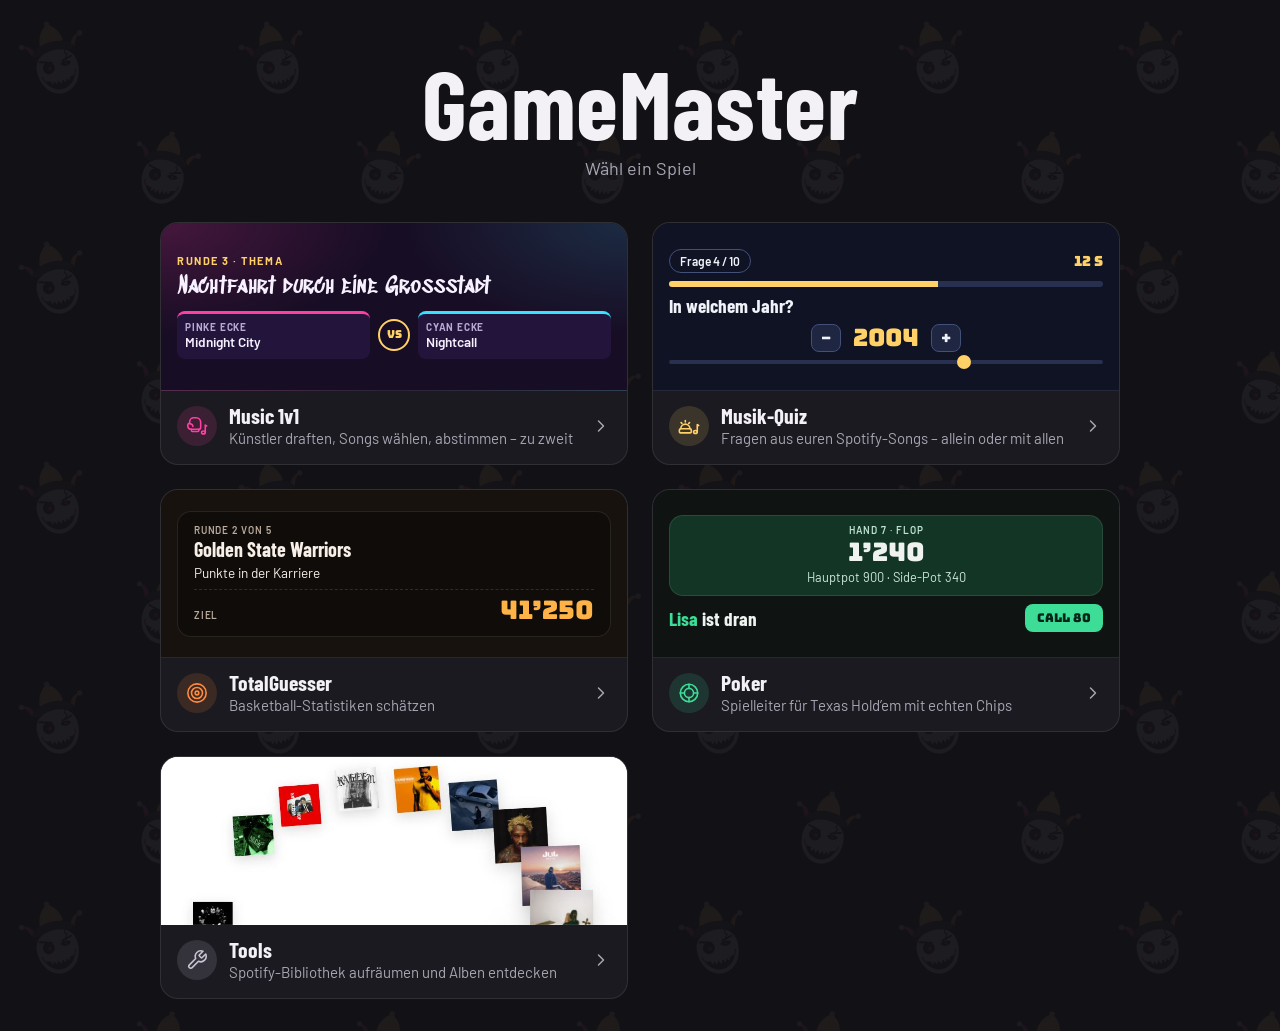
<file: index.html>
<!doctype html>
<html lang="de-CH">
<head>
  <meta charset="utf-8">
  <meta name="viewport" content="width=device-width, initial-scale=1, viewport-fit=cover">
  <title>GameMaster</title>
  <meta name="description" content="Alle Spiele in einer App: Music 1v1, Musik-Quiz, TotalGuesser, Poker und Tools.">
  <meta name="theme-color" content="#121115">
  <meta name="apple-mobile-web-app-capable" content="yes">
  <meta name="mobile-web-app-capable" content="yes">
  <meta name="apple-mobile-web-app-status-bar-style" content="black-translucent">
  <meta name="apple-mobile-web-app-title" content="GameMaster">
  <link rel="manifest" href="/manifest.webmanifest">
  <link rel="icon" href="/icon.svg" type="image/svg+xml">
  <link rel="apple-touch-icon" href="/icon-180.png">
  <link rel="preconnect" href="https://fonts.googleapis.com">
  <link rel="preconnect" href="https://fonts.gstatic.com" crossorigin>
  <link rel="stylesheet" href="https://fonts.googleapis.com/css2?family=Barlow:wght@400;600&family=Barlow+Condensed:wght@700&family=Bungee&family=Sedgwick+Ave+Display&display=swap">
  <link rel="stylesheet" href="/styles.css?v=7">
</head>
<body>
<svg width="0" height="0" style="position:absolute" aria-hidden="true">
  <symbol id="i-glovenote" viewBox="0 0 24 24"><path d="M6 15.5V17a1 1 0 0 0 1 1h6a1 1 0 0 0 1-1v-1.5"/><path d="M5.5 15.5H14a2 2 0 0 0 2-2V8A5 5 0 0 0 11 3H8.5A4.5 4.5 0 0 0 4 7.5V9"/><path d="M4 9a2 2 0 0 0-2 2v1a3.5 3.5 0 0 0 3.5 3.5"/><path d="M4 9.5c2 0 3.5 1 3.5 3"/><ellipse cx="19" cy="19" rx="2" ry="1.6"/><path d="M21 19v-8l1.5 1"/></symbol>
  <symbol id="i-buzzernote" viewBox="0 0 24 24"><path d="M3 15a5 5 0 0 1 10 0"/><rect x="1.5" y="15" width="13" height="4.5" rx="1.3"/><path d="M8 7.5V6M4.3 9.2l-.9-.9M11.7 9.2l.9-.9"/><ellipse cx="19" cy="18.5" rx="2" ry="1.6"/><path d="M21 18.5v-8l1.5 1"/></symbol>
  <symbol id="i-target" viewBox="0 0 24 24"><circle cx="12" cy="12" r="10"/><circle cx="12" cy="12" r="6"/><circle cx="12" cy="12" r="2"/></symbol>
  <symbol id="i-poker" viewBox="0 0 24 24"><circle cx="12" cy="12" r="9.5"/><circle cx="12" cy="12" r="5"/><path d="M12 2.5v4M12 17.5v4M2.5 12h4M17.5 12h4"/></symbol>
  <symbol id="i-tools" viewBox="0 0 24 24"><path d="M14.7 6.3a1 1 0 0 0 0 1.4l1.6 1.6a1 1 0 0 0 1.4 0l3.8-3.8a6 6 0 0 1-7.9 7.9l-6.9 6.9a2.1 2.1 0 0 1-3-3l6.9-6.9a6 6 0 0 1 7.9-7.9z"/></symbol>
  <symbol id="i-chev" viewBox="0 0 24 24"><path d="m9 6 6 6-6 6"/></symbol>
</svg>
<main>
  <header class="hero">
    <h1>GameMaster</h1>
    <p>Wähl ein Spiel</p>
  </header>
  <!-- Weiterspielen (U.4/U.5): TotalGuesser und Poker aus dem Speicher dieses Geräts, Music Battle zusätzlich mit dem
       Raumstatus aus der Datenbank (/mb-resume.js, nur wenn auf dem Gerät ein Raum und eine Anmeldung liegen). -->
  <section class="resume" id="resume" hidden aria-labelledby="resumeTitle">
    <h2 id="resumeTitle">Weiterspielen</h2>
    <ul id="resumeList"></ul>
  </section>
  <!-- Abend-Rangliste (MusicBattle-Roadmap «Gemeinsamer Raum»): Punkte nach Platz aus /abend.js, nur auf diesem Gerät -->
  <section class="abend" id="abend" hidden aria-labelledby="abendTitle">
    <div class="abend-head"><h2 id="abendTitle">Heute Abend</h2><span id="abendMeta"></span></div>
    <ol id="abendList"></ol>
    <div class="abend-foot"><span>1. Platz 3 Punkte, 2. Platz 2, 3. Platz 1 · nur auf diesem Gerät</span><button type="button" id="abendReset">Neuer Abend</button></div>
  </section>
  <nav aria-label="Spiele">
    <ul class="tiles">
      <li><a class="tile mb" href="/MusicBattle/?mode=1v1">
        <span class="preview" aria-hidden="true">
          <span class="mb-kick">Runde 3 · Thema</span>
          <span class="mb-theme">Nachtfahrt durch eine Grossstadt</span>
          <span class="mb-match">
            <span class="mb-corner a"><small>Pinke Ecke</small>Midnight City</span>
            <span class="mb-vs">VS</span>
            <span class="mb-corner b"><small>Cyan Ecke</small>Nightcall</span>
          </span>
        </span>
        <span class="meta">
          <span class="ico"><svg aria-hidden="true"><use href="#i-glovenote"/></svg></span>
          <span><span class="name">Music 1v1</span><span class="desc">Künstler draften, Songs wählen, abstimmen – zu zweit</span></span>
          <svg class="chev" aria-hidden="true"><use href="#i-chev"/></svg>
        </span></a></li>
      <li><a class="tile quiz" href="/MusicBattle/?mode=quiz">
        <span class="preview" aria-hidden="true">
          <span class="qz-head"><span class="qz-chip">Frage 4 / 10</span><span class="qz-time">12 s</span></span>
          <span class="qz-bar"><i></i></span>
          <span class="qz-ask">In welchem Jahr?</span>
          <span class="qz-year"><span class="qz-step">−</span><b>2004</b><span class="qz-step">+</span></span>
          <span class="qz-range"><i></i></span>
        </span>
        <span class="meta">
          <span class="ico"><svg aria-hidden="true"><use href="#i-buzzernote"/></svg></span>
          <span><span class="name">Musik-Quiz</span><span class="desc">Fragen aus euren Spotify-Songs – allein oder mit allen</span></span>
          <svg class="chev" aria-hidden="true"><use href="#i-chev"/></svg>
        </span></a></li>
      <li><a class="tile tg" href="/TotalGuesser/">
        <span class="preview" aria-hidden="true">
          <span class="tg-board">
            <span class="tg-lbl">Runde 2 von 5</span>
            <span class="tg-team">Golden State Warriors</span>
            <span class="tg-cat">Punkte in der Karriere</span>
            <span class="tg-target"><small>Ziel</small><b>41’250</b></span>
          </span>
        </span>
        <span class="meta">
          <span class="ico"><svg aria-hidden="true"><use href="#i-target"/></svg></span>
          <span><span class="name">TotalGuesser</span><span class="desc">Basketball-Statistiken schätzen</span></span>
          <svg class="chev" aria-hidden="true"><use href="#i-chev"/></svg>
        </span></a></li>
      <li><a class="tile pk" href="/PokerFriends/">
        <span class="preview" aria-hidden="true">
          <span class="pk-felt"><span class="pk-lbl">Hand 7 · Flop</span><b>1’240</b><span class="pk-side">Hauptpot 900 · Side-Pot 340</span></span>
          <span class="pk-turn"><span><em>Lisa</em> ist dran</span><span class="pk-btn">Call 80</span></span>
        </span>
        <span class="meta">
          <span class="ico"><svg aria-hidden="true"><use href="#i-poker"/></svg></span>
          <span><span class="name">Poker</span><span class="desc">Spielleiter für Texas Hold’em mit echten Chips</span></span>
          <svg class="chev" aria-hidden="true"><use href="#i-chev"/></svg>
        </span></a></li>
      <li><details class="tile tools" id="tools">
        <summary>
          <span class="preview" aria-hidden="true">
          </span>
          <span class="meta">
            <span class="ico"><svg aria-hidden="true"><use href="#i-tools"/></svg></span>
            <span><span class="name">Tools</span><span class="desc">Spotify-Bibliothek aufräumen und Alben entdecken</span></span>
            <svg class="chev" aria-hidden="true"><use href="#i-chev"/></svg>
          </span>
        </summary>
        <ul class="sub">
          <li><a href="/MusicBattle/?tool=alben"><b>Alben-Fix</b><span>Singles durch die Album-Version ersetzen, Doppelte entfernen</span></a></li>
          <li><a href="/MusicBattle/?tool=rad"><b>Albumrad</b><span>Gespeicherte Alben als Rad, mit Zufallsvorschlag</span></a></li>
        </ul>
      </details></li>
    </ul>
  </nav>
</main>
<script src="/abend.js?v=1"></script>
<script src="/mb-resume.js?v=1"></script>
<script>
// /#tools (Leiste in den Apps, Roadmap 8.3) öffnet die Tools direkt
const openTools=()=>{if(location.hash==="#tools")document.getElementById("tools").open=true};
openTools();addEventListener("hashchange",openTools);

// Weiterspielen (U.4): laufende Spiele aus dem Speicher dieses Geräts (gleiche Domain). Nur lesen, nie ändern.
function readJson(key){try{return JSON.parse(localStorage.getItem(key)||"null")}catch{return null}}
function runningGames(){
  const out=[];
  const tg=readJson("totalguesser.game");
  if(tg&&Array.isArray(tg.rounds)&&Array.isArray(tg.picks)&&tg.settings&&Array.isArray(tg.settings.players)){
    const n=tg.settings.players.length,total=tg.picks.flat().length;
    const finished=tg.phase==="reveal"&&tg.revealed>=total;
    if(!finished){
      const r=tg.picks.findIndex(p=>p.length<n);
      const detail=tg.phase==="target"?"Zielzahl festlegen":tg.phase==="reveal"?"Auflösung läuft":`Runde ${r<0?tg.rounds.length:r+1} von ${tg.rounds.length}`;
      out.push({k:"tg",href:"/TotalGuesser/",icon:"#i-target",name:"TotalGuesser",detail:`${detail} · ${n} Spieler`});
    }
  }
  const pk=readJson("poker-spielleiter-v1");
  const g=pk&&pk.game;
  if(g&&g.v===1&&!g.ended&&Array.isArray(g.players)){
    const inGame=g.players.filter(p=>p.status!=="out"&&p.status!=="left").length;
    const hand=g.handNo?` · Hand ${g.handNo}`:"";
    out.push({k:"pk",href:"/PokerFriends/",icon:"#i-poker",name:"Poker",detail:`${g.mode==="cash"?"Cash Game":"Turnier"} · ${inGame} am Tisch${hand}`});
  }
  return out;
}
function showResume(games){
  if(!games.length)return;
  const list=document.getElementById("resumeList");list.replaceChildren();
  for(const it of games){
    const li=document.createElement("li"),a=document.createElement("a");
    a.className="resume-item "+it.k;a.href=it.href;
    a.innerHTML=`<span class="ico"><svg aria-hidden="true"><use href="${it.icon}"/></svg></span><span><span class="name"></span><span class="desc"></span></span><svg class="chev" aria-hidden="true"><use href="#i-chev"/></svg>`;
    a.querySelector(".name").textContent=it.name;a.querySelector(".desc").textContent=it.detail;
    li.append(a);list.append(li);
  }
  document.getElementById("resume").hidden=false;
}
const localGames=runningGames();
showResume(localGames);
// Music Battle (U.5): Raumstatus aus der Datenbank, kommt etwas später dazu und steht dann zuoberst
window.MBResume?.load().then((it)=>{if(it)showResume([it,...localGames])});

// Abend-Rangliste: erscheint, sobald heute Abend ein Spiel mit 2+ Personen beendet wurde (Abend endet nach 6 h Pause)
function showAbend(){
  const box=document.getElementById("abend"),A=window.GMAbend;if(!A)return;
  const s=A.load(),rows=A.standings(s);box.hidden=!rows.length;if(!rows.length)return;
  const time=new Date(s.started).toLocaleTimeString("de-CH",{hour:"2-digit",minute:"2-digit"});
  document.getElementById("abendMeta").textContent=`${s.games.length} ${s.games.length===1?"Spiel":"Spiele"} · seit ${time}`;
  const list=document.getElementById("abendList");list.replaceChildren();
  for(const r of rows){
    const li=document.createElement("li");if(r.place===1)li.className="lead";
    li.innerHTML=`<b class="pl"></b><span><span class="name"></span><small></small></span><b class="pts"></b>`;
    li.querySelector(".pl").textContent=r.place+".";li.querySelector(".name").textContent=r.name;
    li.querySelector("small").textContent=`${r.wins} ${r.wins===1?"Sieg":"Siege"} · ${r.games} ${r.games===1?"Spiel":"Spiele"}`;
    li.querySelector(".pts").textContent=r.points;list.append(li);
  }
}
showAbend();
document.getElementById("abendReset").onclick=()=>{if(confirm("Neuer Abend? Die Rangliste beginnt wieder bei null, die Namen bleiben."))
  {window.GMAbend.reset();showAbend()}};
// Zurück aus einem Spiel (Seite aus dem Zwischenspeicher): Rangliste neu lesen
addEventListener("pageshow",e=>{if(e.persisted)showAbend()});
</script>
</body>
</html>
</file>
<file: styles.css>
/* GameMaster – Startseite. Nur dunkel. Farben/Schriften aus design/gamemaster-muster.html (Repo MusicBattle, Entscheidung M). */
:root{
  color-scheme:dark;
  --bg:#121115; --surface:#1b1a20; --line:rgb(255 255 255 / .09);
  --fg:#f3f1f6; --muted:#a9a5b3;
  /* Spiel-Farben: Icon des Eintrags und Fokus; die Vorschauen nutzen die Farben der Spiele selbst */
  --mb:#ff3fa4; --quiz:#ffd166; --tg:#ff8a3d; --pk:#3ddc97; --tools:#c9c4d3;
  --f-text:"Barlow",system-ui,-apple-system,"Segoe UI",sans-serif;
  --f-title:"Barlow Condensed","Barlow",system-ui,sans-serif;
  --f-num:"Bungee","Arial Black",Impact,sans-serif;  /* nur in den Vorschauen der Spiele */
  --f-mb:"Sedgwick Ave Display","Permanent Marker",cursive;
  --s1:4px;--s2:8px;--s3:12px;--s4:16px;--s5:24px;--s6:32px;--s7:48px;
  --r-s:8px;--r-m:14px;--r-l:18px;
}
*{box-sizing:border-box}
html{background:var(--bg)}
body{margin:0;min-height:100dvh;background:var(--bg) url(/muster.svg) 0 0/220px 220px repeat;color:var(--fg);font:400 16px/1.5 var(--f-text);
  padding:max(var(--s6),env(safe-area-inset-top)) max(var(--s4),env(safe-area-inset-right)) max(var(--s6),env(safe-area-inset-bottom)) max(var(--s4),env(safe-area-inset-left))}
main{max-width:560px;margin:0 auto;display:grid;gap:var(--s6)}
h1{margin:0;font:700 2.25rem/1.05 var(--f-title);letter-spacing:.01em}
header p{margin:var(--s2) 0 0;color:var(--muted)}
ul{list-style:none;margin:0;padding:0}

/* Kopf: grosser Schriftzug auf dem Masken-Muster des Hintergrunds */
.hero{display:grid;justify-items:center;text-align:center;gap:var(--s2);padding:var(--s5) 0 var(--s2)}
.hero h1{font:700 clamp(3.25rem,15vw,6rem)/.95 var(--f-title);letter-spacing:.005em}
.hero p{margin:0;color:var(--muted);font-size:1.125rem}

/* Kacheln: oben ein Ausschnitt aus dem Spiel (in dessen Farben und Schriften), unten Name + Satz */
.tiles{display:grid;gap:var(--s5)}
.tile{display:grid;border:1px solid var(--line);border-radius:var(--r-l);background:var(--surface);color:inherit;text-decoration:none;overflow:hidden}
.tile:hover{border-color:rgb(255 255 255 / .2)}
.tile:focus-visible,.tile>summary:focus-visible,.sub a:focus-visible{outline:2px solid var(--act);outline-offset:2px}
.tile>summary{display:grid;cursor:pointer;list-style:none;border-radius:var(--r-l)}
.tile>summary::-webkit-details-marker{display:none}
.preview{display:flex;flex-direction:column;justify-content:center;gap:var(--s2);height:168px;padding:var(--s4);overflow:hidden;
  border-bottom:1px solid var(--line)}
.meta{display:grid;grid-template-columns:40px 1fr 20px;gap:var(--s3);align-items:center;padding:var(--s3) var(--s4) var(--s4)}
.ico{width:40px;height:40px;border-radius:50%;display:grid;place-items:center;color:var(--act);background:color-mix(in srgb,var(--act) 14%,transparent)}
.ico svg{width:22px;height:22px}
svg{fill:none;stroke:currentColor;stroke-width:1.75;stroke-linecap:round;stroke-linejoin:round}
.name{display:block;font:700 1.35rem/1.15 var(--f-title)}
.desc{display:block;color:var(--muted);font-size:.9375rem;line-height:1.35}
.chev{width:20px;height:20px;color:var(--muted)}
.mb{--act:var(--mb)} .quiz{--act:var(--quiz)} .tg{--act:var(--tg)} .pk{--act:var(--pk)} .tools{--act:var(--tools)}

/* Music 1v1 – «Titelkampf bei Nacht»: Violett, Pink/Cyan-Ecken, Gold für Thema, Sedgwick für das Thema */
.mb .preview{background:#170d24;background-image:radial-gradient(70% 10rem at 0% 0%,rgb(255 63 164 / .2),transparent 70%),radial-gradient(70% 10rem at 100% 0%,rgb(56 225 255 / .14),transparent 70%)}
.mb-kick{font:700 11px/1 var(--f-text);letter-spacing:.14em;text-transform:uppercase;color:#ffd166}
.mb-theme{font:400 1.45rem/1.1 var(--f-mb);color:#f6f0ff}
.mb-match{display:grid;grid-template-columns:1fr auto 1fr;gap:var(--s2);align-items:center;margin-top:var(--s1)}
.mb-corner{display:grid;gap:2px;padding:var(--s2);border-radius:var(--r-s);background:#22143a;font:600 .85rem/1.2 var(--f-text);color:#f6f0ff;min-width:0;white-space:nowrap;overflow:hidden;text-overflow:ellipsis}
.mb-corner small{font:700 10px/1 var(--f-text);letter-spacing:.08em;text-transform:uppercase;color:#b8a8d4}
.mb-corner.a{border-top:3px solid #ff3fa4}.mb-corner.b{border-top:3px solid #38e1ff}
.mb-vs{width:32px;height:32px;border-radius:50%;display:grid;place-items:center;border:2px solid #ffd166;font:400 11px/1 var(--f-num);color:#ffd166}

/* Musik-Quiz – «Quizshow-Studio»: Tintenblau, Gold, Barlow Condensed */
.quiz .preview{background:#0f1324}
.qz-head{display:flex;justify-content:space-between;align-items:center}
.qz-chip{font:600 12px/1 var(--f-text);color:#f1f3fa;border:1px solid #43507a;border-radius:999px;padding:5px 10px}
.qz-time{font:400 14px/1 var(--f-num);color:#ffd166}
.qz-bar{height:6px;border-radius:3px;background:#28304f;overflow:hidden}.qz-bar i{display:block;width:62%;height:100%;background:#ffd166}
.qz-ask{font:700 1.2rem/1.1 var(--f-title);color:#f1f3fa}
/* Jahr wie im echten Quiz: − Jahr + und Schieberegler (nicht vier Knöpfe) */
.qz-year{display:flex;align-items:center;justify-content:center;gap:12px}
.qz-year b{font:400 1.5rem/1 var(--f-num);color:#ffd166}
.qz-step{display:grid;place-items:center;width:30px;height:28px;border-radius:var(--r-s);background:#1f2642;border:1px solid #43507a;font:400 14px/1 var(--f-num);color:#f1f3fa}
.qz-range{position:relative;height:4px;border-radius:2px;background:#28304f}.qz-range i{position:absolute;left:68%;top:50%;width:14px;height:14px;margin:-7px 0 0 -7px;border-radius:50%;background:#ffd166}

/* TotalGuesser – «Hallenparkett»: warmes Dunkel, Tafel mit Bernstein-Ziffern */
.tg .preview{background:#17120e}
.tg-board{display:grid;gap:2px;padding:var(--s3) var(--s4);border:1px solid rgb(255 236 220 / .1);border-radius:var(--r-m);background:#0f0c09}
.tg-lbl{font:600 10px/1.2 var(--f-text);letter-spacing:.08em;text-transform:uppercase;color:#b9aa9c}
.tg-team{font:700 1.25rem/1.15 var(--f-title);color:#f7efe8}
.tg-cat{font-size:.85rem;color:#f7efe8}
.tg-target{display:flex;justify-content:space-between;align-items:baseline;margin-top:var(--s1);padding-top:var(--s2);border-top:1px dashed rgb(255 236 220 / .14)}
.tg-target small{font:600 10px/1 var(--f-text);letter-spacing:.08em;text-transform:uppercase;color:#b9aa9c}
.tg-target b{font:400 1.6rem/1 var(--f-num);color:#ffb347;font-variant-numeric:tabular-nums}

/* Poker – «Kartentisch bei Nacht»: dunkles Grün, Pot auf Filz, Mint für «ist dran» */
.pk .preview{background:#0f1412}
.pk-felt{display:grid;justify-items:center;gap:2px;padding:var(--s2) var(--s3);border-radius:var(--r-m);background:#123526;border:1px solid rgb(255 255 255 / .1)}
.pk-lbl{font:600 10px/1.2 var(--f-text);letter-spacing:.1em;text-transform:uppercase;color:#bfe3d2}
.pk-felt b{font:400 1.6rem/1.1 var(--f-num);color:#eef3f0;font-variant-numeric:tabular-nums}
.pk-side{font-size:.8rem;color:#cfe8dc}
.pk-turn{display:flex;justify-content:space-between;align-items:center;gap:var(--s2);font:700 1.2rem/1 var(--f-title);color:#eef3f0}
.pk-turn em{font-style:normal;color:#3ddc97}
.pk-btn{padding:8px 12px;border-radius:var(--r-s);background:#3ddc97;color:#062417;font:400 12px/1 var(--f-num)}

/* Tools – Ausschnitt aus dem Albumrad (Screenshot, helle Optik wie das Werkzeug) */
.tools .preview{background:#fff url(/tools-vorschau.jpg) center top/cover no-repeat}
details[open] .chev{transform:rotate(90deg)}
.sub{display:grid;gap:var(--s1);padding:0 var(--s3) var(--s3)}
.sub a{display:grid;gap:2px;min-height:56px;padding:var(--s2) var(--s3);border-radius:var(--r-s);color:inherit;text-decoration:none;background:var(--bg)}
.sub a:hover{background:#25242b}
.sub b{font-weight:600}
.sub span{color:var(--muted);font-size:.875rem;line-height:1.35}

/* Weiterspielen (U.4): kurze Liste über den Kacheln, nur wenn auf diesem Gerät ein Spiel offen ist */
.resume{display:grid;gap:var(--s3)}
.resume[hidden]{display:none}
.resume h2{margin:0;font:700 1.35rem/1.15 var(--f-title)}
.resume ul{display:grid;gap:var(--s2)}
.resume-item{display:grid;grid-template-columns:40px 1fr 20px;gap:var(--s3);align-items:center;min-height:64px;padding:var(--s3) var(--s4);
  border:1px solid color-mix(in srgb,var(--act) 45%,transparent);border-radius:var(--r-m);background:var(--surface);color:inherit;text-decoration:none}
.resume-item:hover{border-color:var(--act)}
.resume-item:focus-visible{outline:2px solid var(--act);outline-offset:2px}
.resume-item .name{font-size:1.2rem}

/* Abend-Rangliste: Punkte nach Platz über alle Spiele des Abends (nur auf diesem Gerät) */
.abend{display:grid;gap:var(--s3);padding:var(--s4);border:1px solid var(--line);border-radius:var(--r-m);background:var(--surface)}
.abend[hidden]{display:none}
.abend-head{display:flex;flex-wrap:wrap;align-items:baseline;justify-content:space-between;gap:var(--s1) var(--s3)}
.abend-head h2{margin:0;font:700 1.35rem/1.15 var(--f-title)}
.abend-head span,.abend-foot span{color:var(--muted);font-size:.875rem}
.abend ol{display:grid;gap:var(--s1);list-style:none;margin:0;padding:0}
.abend li{display:grid;grid-template-columns:32px 1fr auto;gap:var(--s3);align-items:center;min-height:48px;padding:var(--s1) 0;border-top:1px solid var(--line)}
.abend li:first-child{border-top:0}
.abend .pl,.abend .pts{font:700 1.25rem/1 var(--f-title);font-variant-numeric:tabular-nums}
.abend .pl{color:var(--muted)}
.abend .pts{font-size:1.5rem}
.abend li .name{display:block;font-weight:600;overflow-wrap:anywhere}
.abend li small{display:block;color:var(--muted);font-size:.8125rem}
.abend li.lead .pl,.abend li.lead .name{color:var(--fg)}
.abend-foot{display:flex;flex-wrap:wrap;align-items:center;justify-content:space-between;gap:var(--s2) var(--s3);padding-top:var(--s2);border-top:1px solid var(--line)}
.abend-foot button{min-height:44px;padding:0 var(--s4);border:1px solid var(--line);border-radius:var(--r-s);background:transparent;color:var(--fg);font:600 .9375rem var(--f-text);cursor:pointer}
.abend-foot button:hover{border-color:rgb(255 255 255 / .3)}
.abend-foot button:focus-visible{outline:2px solid var(--fg);outline-offset:2px}

/* Handy: niedrigere Vorschauen (U.4), damit mehr Spiele auf einmal sichtbar sind; Nebenzeilen der Vorschau fallen weg */
@media (max-width:759px){
  .hero{padding:0}
  .hero h1{font-size:clamp(3rem,13vw,4.5rem)}
  .preview{height:112px;padding:var(--s3) var(--s4)}
  .mb-kick,.qz-bar,.qz-range,.tg-lbl,.tg-cat,.pk-lbl,.pk-side{display:none}
  .tg-target{margin-top:0}
}

@media (min-width:760px){
  main{max-width:960px}
  .tiles{grid-template-columns:repeat(2,minmax(0,1fr));align-items:start}
}

.lost{display:grid;gap:var(--s4);justify-items:start}
.btn{display:inline-grid;place-items:center;min-height:48px;padding:0 var(--s5);border-radius:var(--r-s);background:var(--fg);color:var(--bg);
  font:600 1rem/1 var(--f-text);text-decoration:none}
.btn:focus-visible{outline:2px solid var(--fg);outline-offset:2px}

@media (prefers-reduced-motion:no-preference){.chev{transition:transform .15s ease}}
</file>
